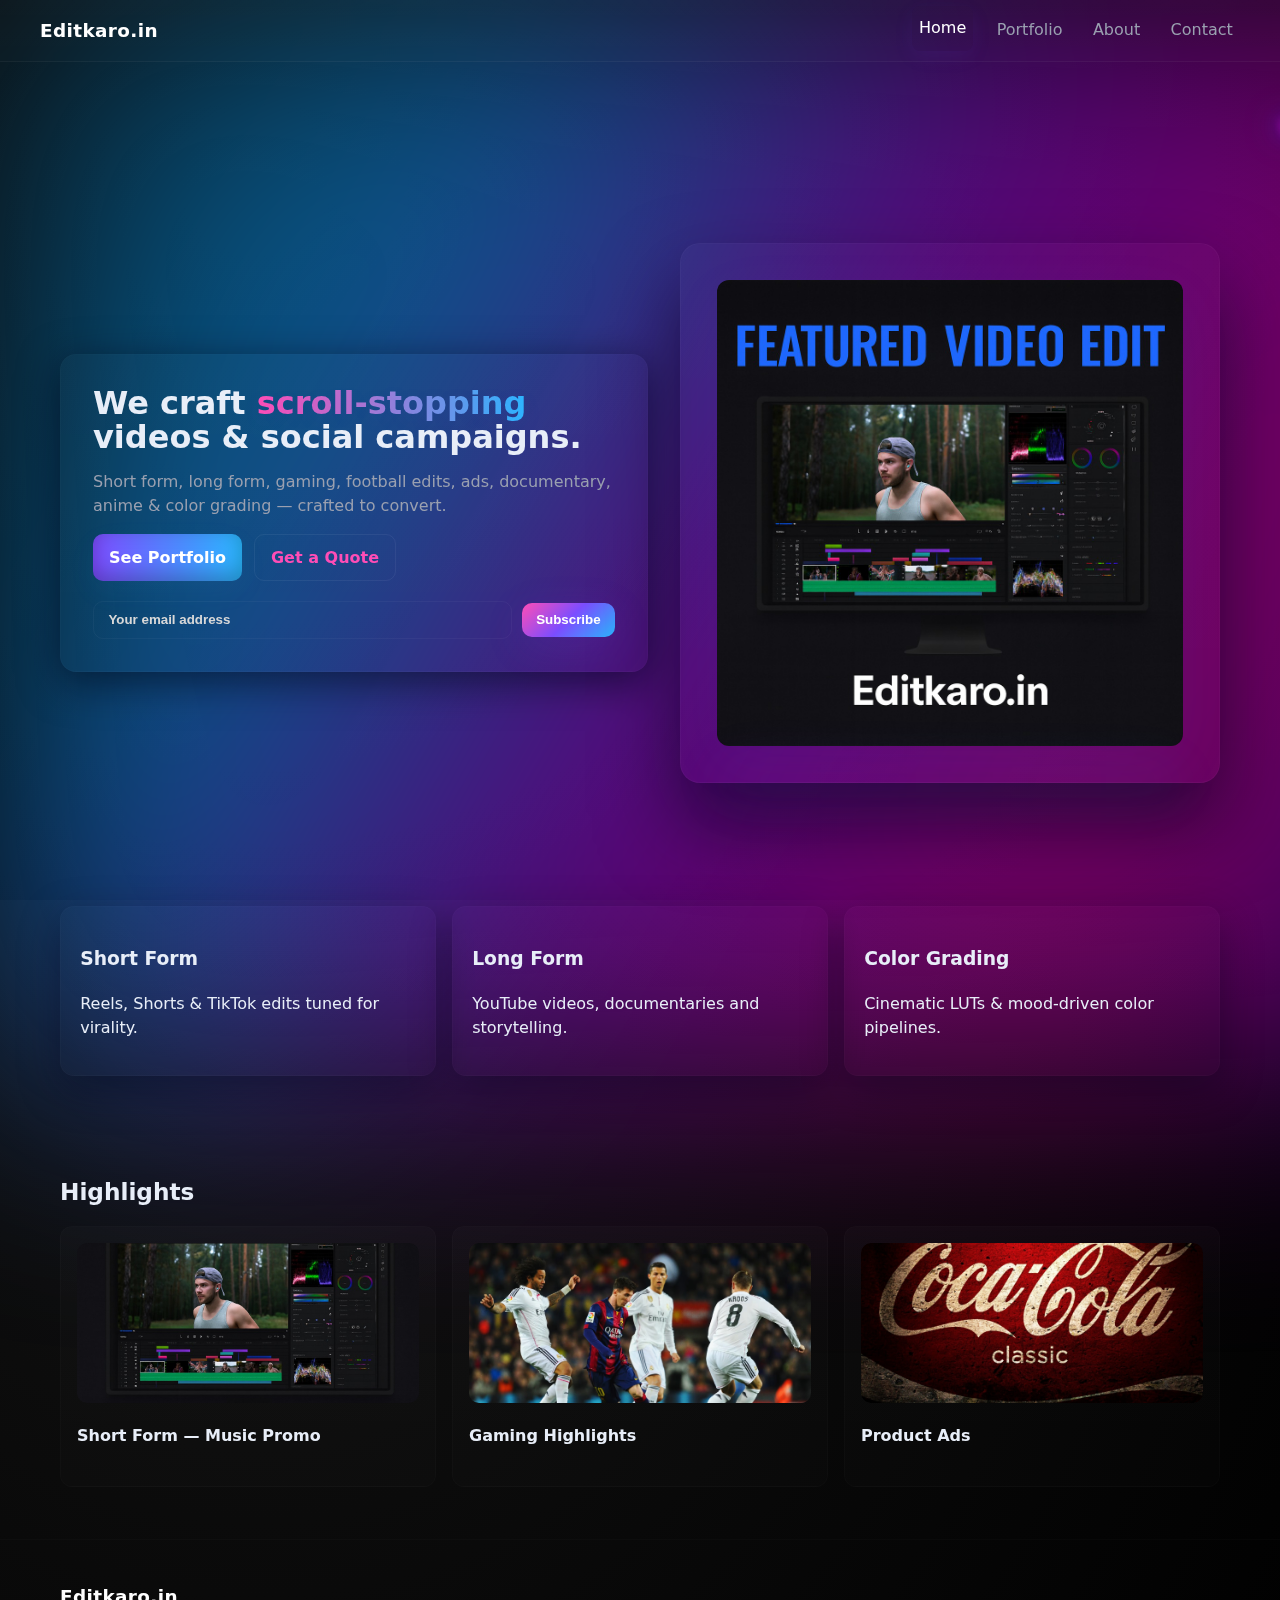
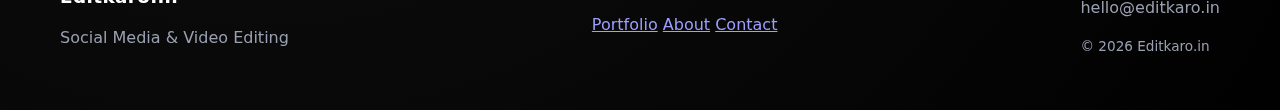
<file: index.html>
<!doctype html>
<html lang="en">
<head>
  <meta charset="utf-8" />
  <meta name="viewport" content="width=device-width,initial-scale=1" />
  <meta name="description" content="Editkaro.in - Social media marketing & video editing agency." />
  <title>Editkaro.in — Video Editing & Social Media Agency</title>
  <link rel="stylesheet" href="styles.css">
  <link rel="icon" href="https://placehold.co/32x32?text=E" />
</head>

<body>
  <header class="site-header">
    <div class="container header-inner">
      <a class="logo" href="index.html">Editkaro.in</a>
      <nav class="nav" id="nav">
        <a href="index.html" class="active">Home</a>
        <a href="portfolio.html">Portfolio</a>
        <a href="about.html">About</a>
        <a href="contact.html">Contact</a>
      </nav>
      <button id="menuBtn" class="menu-btn" aria-label="Menu">☰</button>
    </div>
  </header>
<div class="marquee">
  <p>Video Editing • Color Grading • Ads • Reels • Gaming Edits • Cinematic Cuts •</p>
</div>

  <main>
    <section class="hero">
      <div class="container hero-grid">
        <div class="hero-card">
          <h1>We craft <span class="accent-glow">scroll-stopping</span> videos & social campaigns.</h1>
          <p class="lead">Short form, long form, gaming, football edits, ads, documentary, anime & color grading — crafted to convert.</p>
          <div class="cta-row">
            <a class="btn btn-primary" href="portfolio.html">See Portfolio</a>
            <a class="btn btn-outline" href="contact.html">Get a Quote</a>
          </div>

          <div class="mail-card">
            <form id="emailForm" class="inline-form" onsubmit="submitEmailForm(event)">
              <input id="emailInput" type="email" placeholder="Your email address" required>
              <button class="btn btn-neon" type="submit">Subscribe</button>
            </form>
            <div id="emailMsg" class="form-msg" aria-live="polite"></div>
          </div>
        </div>

        <div class="hero-media">
          <!-- drop your image named img1.png in project folder -->
          <div class="screen-mock">
            <img src="img1.jpeg" alt="Featured Video Poster" class="poster">
            <div class="screen-shadow"></div>
          </div>
        </div>
      </div>
    </section>

    <section class="services container">
      <div class="service-card">
        <h3>Short Form</h3>
        <p>Reels, Shorts & TikTok edits tuned for virality.</p>
      </div>
      <div class="service-card">
        <h3>Long Form</h3>
        <p>YouTube videos, documentaries and storytelling.</p>
      </div>
      <div class="service-card">
        <h3>Color Grading</h3>
        <p>Cinematic LUTs & mood-driven color pipelines.</p>
      </div>
    </section>

    <section class="highlights container">
      <h2 class="section-title">Highlights</h2>
      <div class="highlight-grid">
        <article class="highlight">
          <div class="thumb"><img src="img1.jpeg" alt="Short Form"></div>
          <h4>Short Form — Music Promo</h4>
        </article>
        <article class="highlight">
          <div class="thumb"><img src="img5.jpeg" alt="Gaming"></div>
          <h4>Gaming Highlights</h4>
        </article>
        <article class="highlight">
          <div class="thumb"><img src="img6.jpeg" alt="eCommerce"></div>
          <h4>Product Ads</h4>
        </article>
      </div>
    </section>
  </main>

  <footer class="site-footer">
    <div class="container footer-grid">
      <div>
        <a class="logo" href="index.html">Editkaro.in</a>
        <p class="muted">Social Media & Video Editing</p>
      </div>

      <div class="footer-links">
        <a href="portfolio.html">Portfolio</a>
        <a href="about.html">About</a>
        <a href="contact.html">Contact</a>
      </div>

      <div>
        <p class="muted">hello@editkaro.in</p>
        <p class="muted small">© <span id="year"></span> Editkaro.in</p>
      </div>
    </div>
  </footer>

  <script src="scripts.js"></script>
  <script>document.getElementById('year').textContent = new Date().getFullYear()</script>
</body>
</html>
</file>
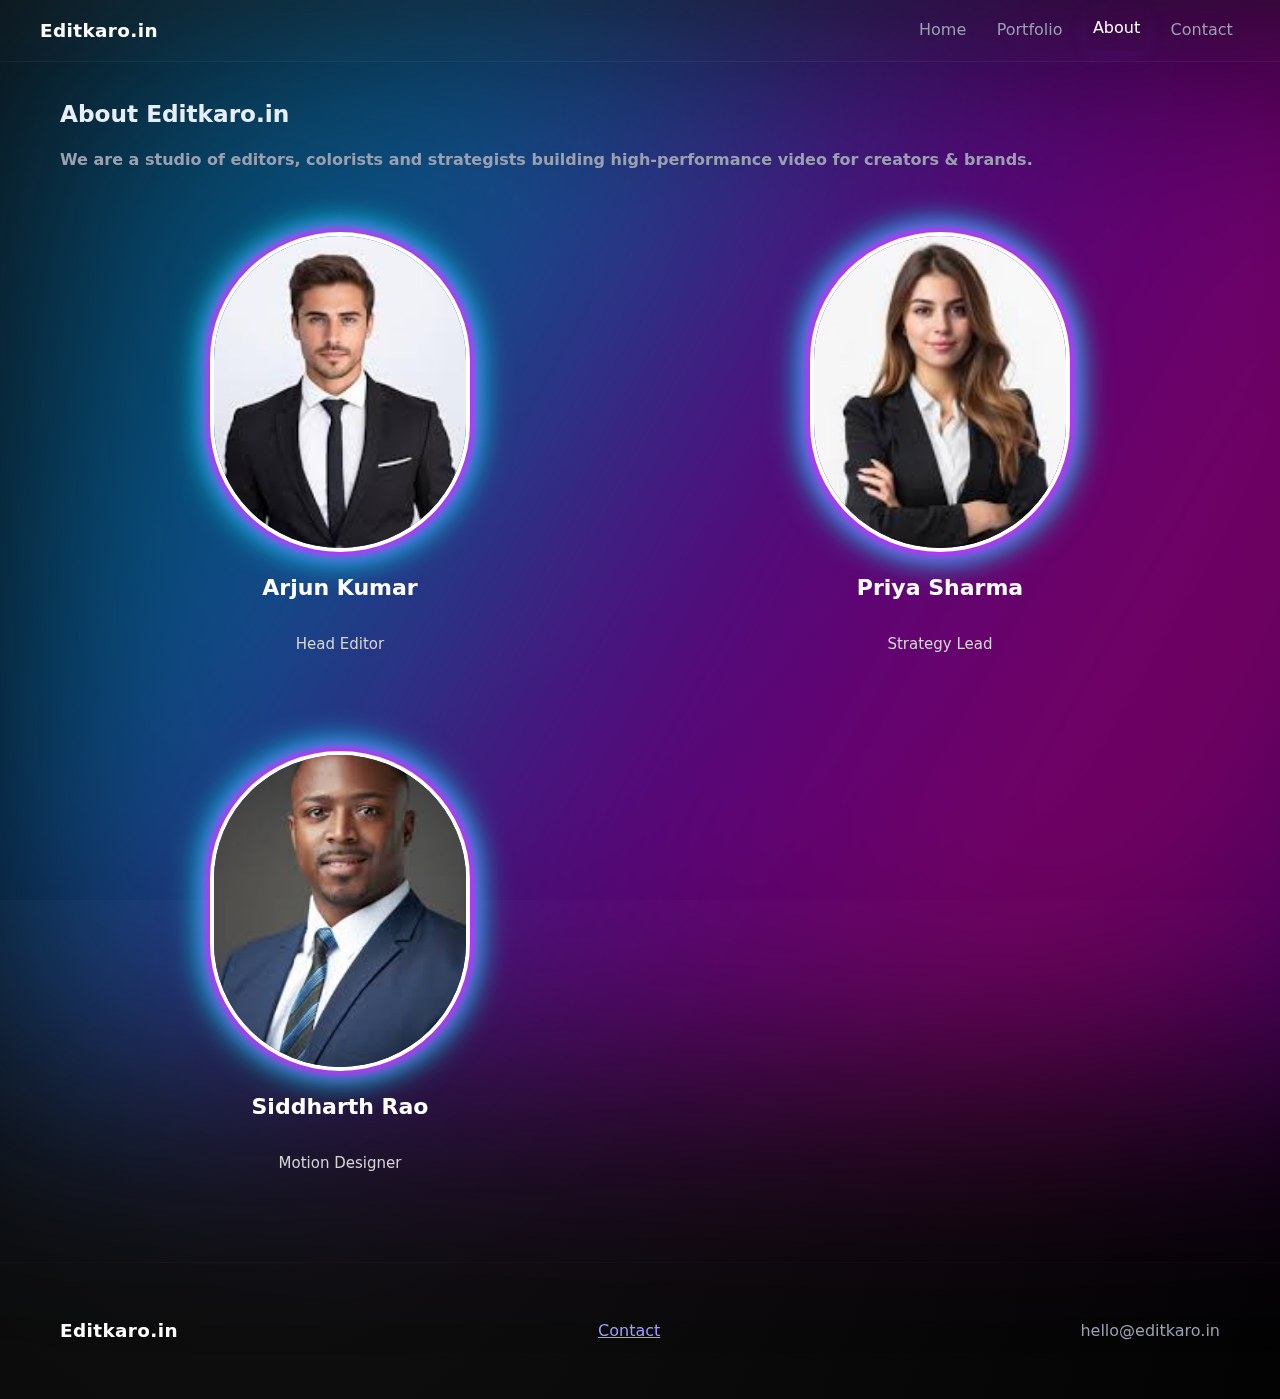
<file: about.html>
<!doctype html>
<html lang="en">
<head>
  <meta charset="utf-8"><meta name="viewport" content="width=device-width,initial-scale=1">
  <title>About — Editkaro.in</title>
  <link rel="stylesheet" href="styles.css">
</head>
<body>
  <header class="site-header">
    <div class="container header-inner">
      <a class="logo" href="index.html">Editkaro.in</a>
      <nav class="nav" id="nav">
        <a href="index.html">Home</a>
        <a href="portfolio.html">Portfolio</a>
        <a class="active" href="about.html">About</a>
        <a href="contact.html">Contact</a>
      </nav>
      <button id="menuBtn" class="menu-btn">☰</button>
    </div>
  </header>

  <main class="container">
    <h1 class="section-title">About Editkaro.in</h1>
    <p class="lead"><b>We are a studio of editors, colorists and strategists building high-performance video for creators & brands.</b></p>

    <section class="team-grid">

  <div class="team-card">
    <img src="img2.jpeg" alt="Arjun" onerror="this.src='https://placehold.co/300x300?text=A'">
    <h4>Arjun Kumar</h4>
    <p class="muted small">Head Editor</p>
  </div>

  <div class="team-card">
    <img src="img3.jpeg" alt="Priya" onerror="this.src='https://placehold.co/300x300?text=P'">
    <h4>Priya Sharma</h4>
    <p class="muted small">Strategy Lead</p>
  </div>

  <div class="team-card">
    <img src="img8.jpeg" alt="Siddharth" onerror="this.src='https://placehold.co/300x300?text=S'">
    <h4>Siddharth Rao</h4>
    <p class="muted small">Motion Designer</p>
  </div>

</section>


  </main>

  <footer class="site-footer">
    <div class="container footer-grid">
      <div><a class="logo" href="index.html">Editkaro.in</a></div>
      <div><a href="contact.html">Contact</a></div>
      <div><p class="muted">hello@editkaro.in</p></div>
    </div>
  </footer>

  <script src="scripts.js"></script>
</body>
</html>
</file>
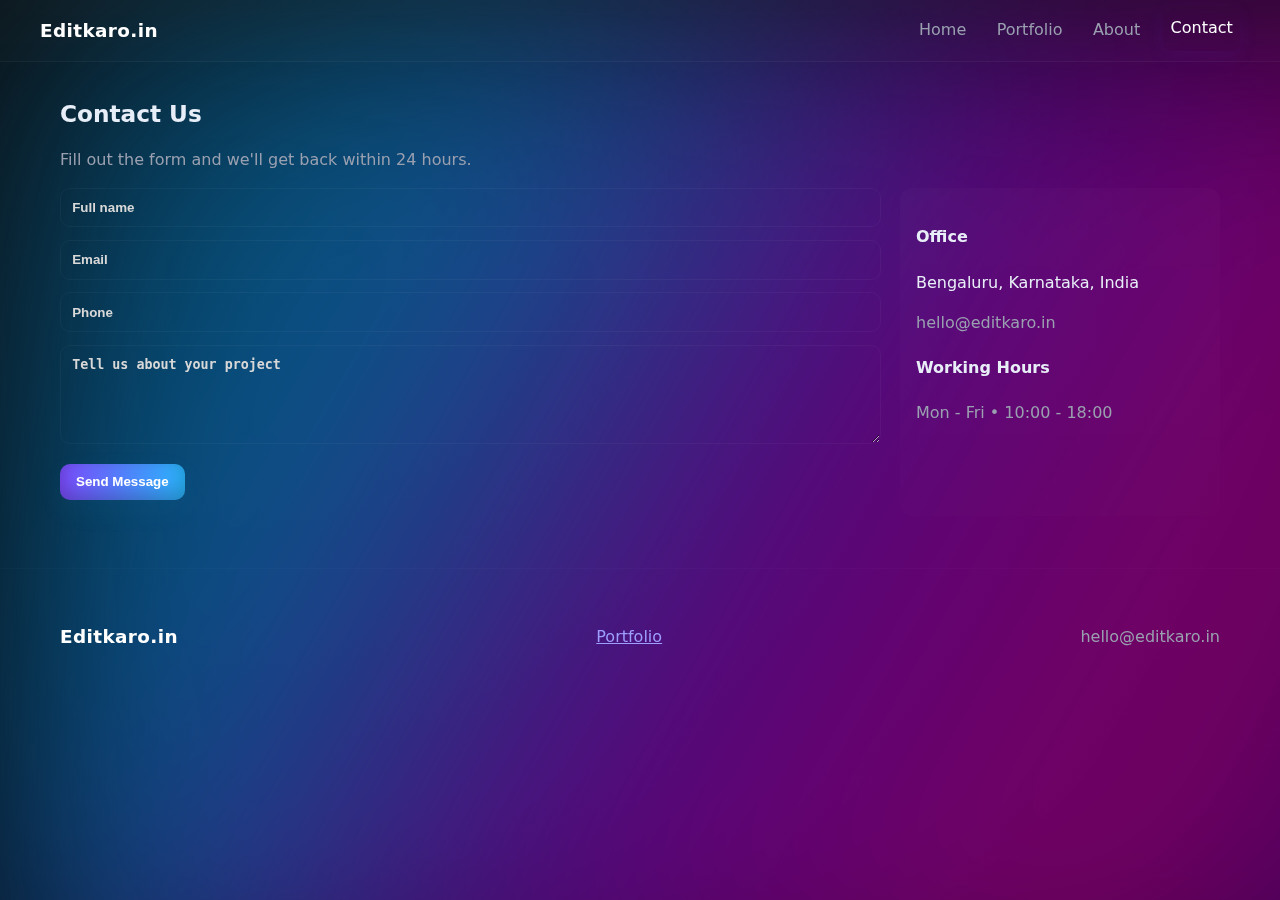
<file: contact.html>
<!doctype html>
<html lang="en">
<head>
  <meta charset="utf-8"><meta name="viewport" content="width=device-width,initial-scale=1">
  <title>Contact — Editkaro.in</title>
  <link rel="stylesheet" href="styles.css">
</head>
<body>
  <header class="site-header">
    <div class="container header-inner">
      <a class="logo" href="index.html">Editkaro.in</a>
      <nav class="nav" id="nav">
        <a href="index.html">Home</a>
        <a href="portfolio.html">Portfolio</a>
        <a href="about.html">About</a>
        <a class="active" href="contact.html">Contact</a>
      </nav>
      <button id="menuBtn" class="menu-btn">☰</button>
    </div>
  </header>

  <main class="container">
    <h1 class="section-title">Contact Us</h1>
    <p class="muted">Fill out the form and we'll get back within 24 hours.</p>

    <div class="contact-grid">

      <!-- ⭐ NEW WORKING FORM -->
      <form id="contactForm" class="contact-form" onsubmit="submitContactForm(event)">

  <label><input id="contactName" type="text" placeholder="Full name" required></label>

  <label><input id="contactEmail" type="email" placeholder="Email" required></label>

  <label><input id="contactPhone" type="tel" placeholder="Phone"></label>

  <label><textarea id="contactMessage" rows="5" placeholder="Tell us about your project" required></textarea></label>

  <button class="btn btn-primary" type="submit">Send Message</button>

  <p id="contactMsg" class="muted" style="margin-top:10px;"></p>

</form>

      <!-- END FORM -->

      <aside class="contact-info card">
        <h4>Office</h4>
        <p>Bengaluru, Karnataka, India</p>
        <p class="muted">hello@editkaro.in</p>

        <h4>Working Hours</h4>
        <p class="muted">Mon - Fri • 10:00 - 18:00</p>
      </aside>
    </div>
  </main>

  <footer class="site-footer">
    <div class="container footer-grid">
      <div><a class="logo" href="index.html">Editkaro.in</a></div>
      <div><a href="portfolio.html">Portfolio</a></div>
      <div><p class="muted">hello@editkaro.in</p></div>
    </div>
  </footer>

  <script>
function submitContactForm(e) {
  e.preventDefault();

  const url = "https://script.google.com/macros/s/AKfycbzyYmpsPJGIW7Gp0vJkOz3a9ROIeI4N-ED89cySAdnAv34WWP9PdpEkQVb3Zx81ru6RpQ/exec"; // <-- paste your Google Script URL

  const data = {
    name: document.getElementById("contactName").value,
    email: document.getElementById("contactEmail").value,
    phone: document.getElementById("contactPhone").value,
    message: document.getElementById("contactMessage").value
  };

  fetch(url, {
    method: "POST",
    mode: "no-cors",
    headers: {
      "Content-Type": "application/json"
    },
    body: JSON.stringify(data)
  })
  .then(() => {
    document.getElementById("contactMsg").innerText =
      "Your message has been sent successfully!";
    document.getElementById("contactForm").reset();
  })
  .catch(err => {
    console.log(err);
    document.getElementById("contactMsg").innerText =
      "Something went wrong. Try again!";
  });
}
</script>

<script src="scripts.js"></script>
</body>
</html>
</file>
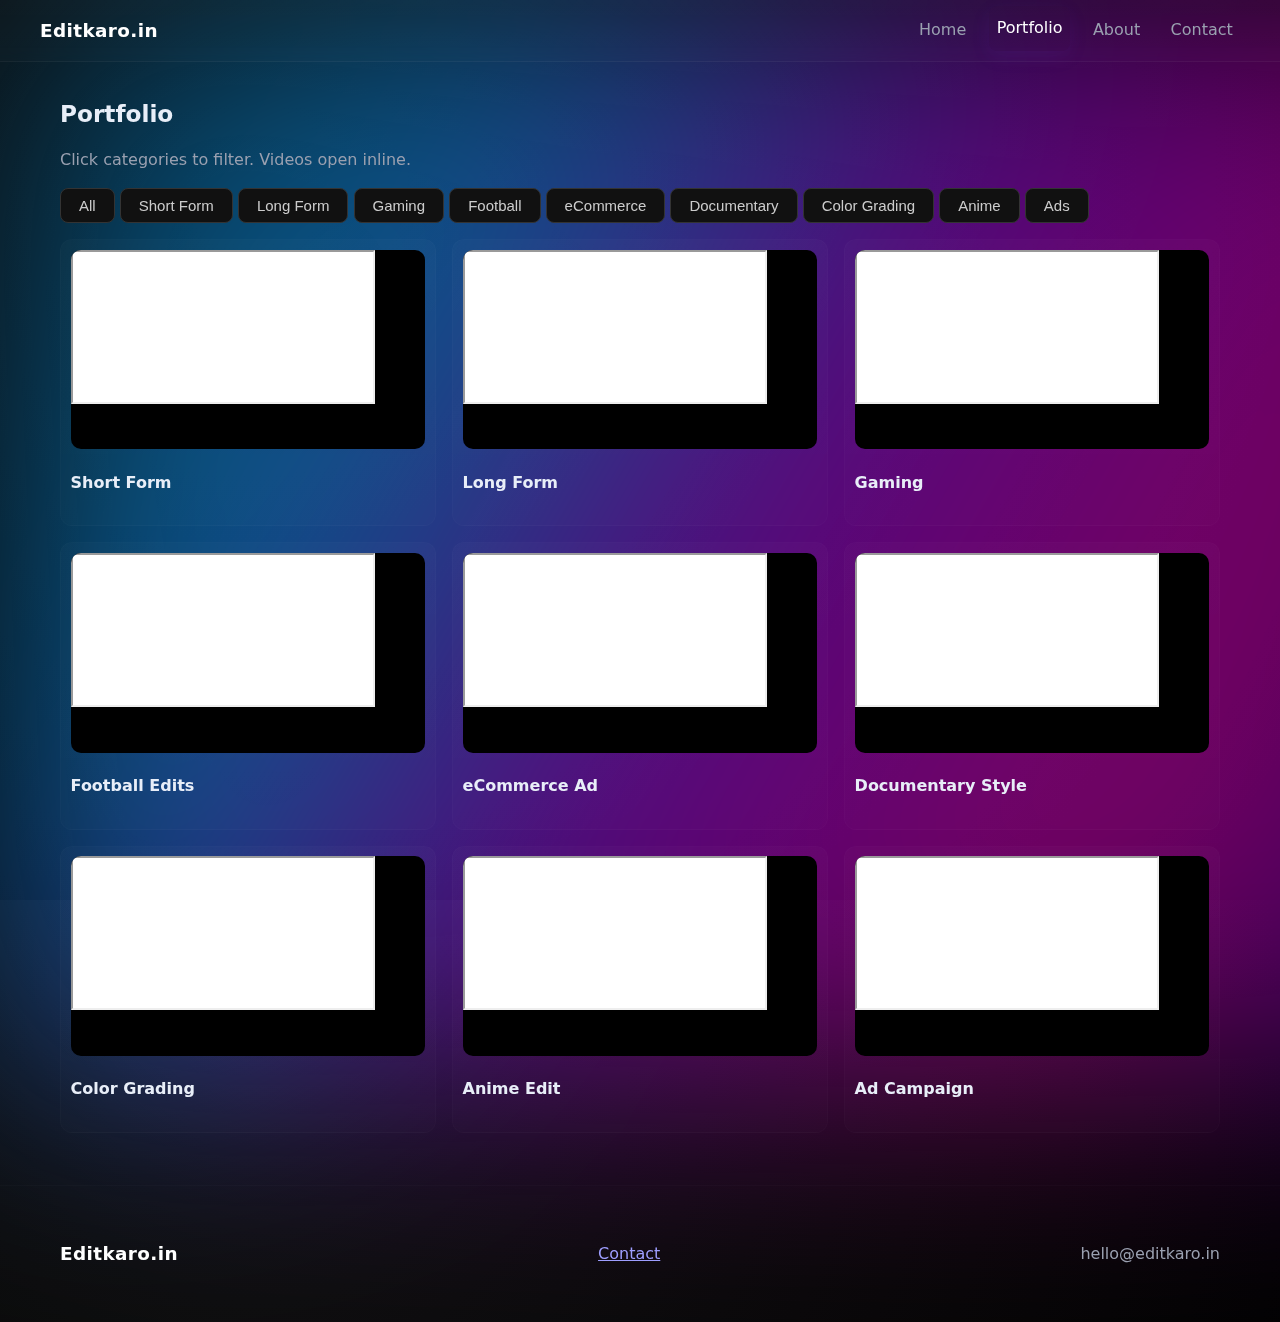
<file: portfolio.html>
<!doctype html>
<html lang="en">
<head>
  <meta charset="utf-8" />
  <meta name="viewport" content="width=device-width,initial-scale=1" />
  <title>Portfolio — Editkaro.in</title>
  <link rel="stylesheet" href="styles.css">
</head>
<body>
  <header class="site-header">
    <div class="container header-inner">
      <a class="logo" href="index.html">Editkaro.in</a>
      <nav class="nav" id="nav">
        <a href="index.html">Home</a>
        <a class="active" href="portfolio.html">Portfolio</a>
        <a href="about.html">About</a>
        <a href="contact.html">Contact</a>
      </nav>
      <button id="menuBtn" class="menu-btn" aria-label="Menu">☰</button>
    </div>
  </header>

  <main>
    <section class="container">
      <h1 class="section-title">Portfolio</h1>
      <p class="muted">Click categories to filter. Videos open inline.</p>

      <div class="filter-row">
        <button class="filter-btn active" data-cat="all" onclick="filterCategory('all', this)">All</button>
        <button class="filter-btn" data-cat="short" onclick="filterCategory('short', this)">Short Form</button>
        <button class="filter-btn" data-cat="long" onclick="filterCategory('long', this)">Long Form</button>
        <button class="filter-btn" data-cat="gaming" onclick="filterCategory('gaming', this)">Gaming</button>
        <button class="filter-btn" data-cat="football" onclick="filterCategory('football', this)">Football</button>
        <button class="filter-btn" data-cat="ecommerce" onclick="filterCategory('ecommerce', this)">eCommerce</button>
        <button class="filter-btn" data-cat="doc" onclick="filterCategory('doc', this)">Documentary</button>
        <button class="filter-btn" data-cat="color" onclick="filterCategory('color', this)">Color Grading</button>
        <button class="filter-btn" data-cat="anime" onclick="filterCategory('anime', this)">Anime</button>
        <button class="filter-btn" data-cat="ads" onclick="filterCategory('ads', this)">Ads</button>
      </div>

      <div id="portfolioGrid" class="portfolio-grid">
        <div class="portfolio-item" data-cat="short">
          <div class="video-wrap">
            <iframe src="https://www.youtube.com/embed/K6asM4qIZw0" title="Short" allowfullscreen loading="lazy"></iframe>
          </div>
          <h4>Short Form</h4>
        </div>

        <div class="portfolio-item" data-cat="long">
          <div class="video-wrap">
            <iframe src="https://www.youtube.com/embed/S_bP9kOQrqo" title="Long" allowfullscreen loading="lazy"></iframe>
          </div>
          <h4>Long Form</h4>
        </div>

        <div class="portfolio-item" data-cat="gaming">
          <div class="video-wrap">
            <iframe src="https://www.youtube.com/embed/UrwnBsUQLN0" title="Gaming" allowfullscreen loading="lazy"></iframe>
          </div>
          <h4>Gaming</h4>
        </div>

        <div class="portfolio-item" data-cat="football">
          <div class="video-wrap">
            <iframe src="https://www.youtube.com/embed/RVRA9qg_jy8" title="Football" allowfullscreen loading="lazy"></iframe>
          </div>
          <h4>Football Edits</h4>
        </div>

        <div class="portfolio-item" data-cat="ecommerce">
          <div class="video-wrap">
            <iframe src="https://www.youtube.com/embed/ESDFM7SDYNs" title="eCommerce" allowfullscreen loading="lazy"></iframe>
          </div>
          <h4>eCommerce Ad</h4>
        </div>

        <div class="portfolio-item" data-cat="doc">
          <div class="video-wrap">
            <iframe src="https://www.youtube.com/embed/hVYv9ktilQw" title="Documentary" allowfullscreen loading="lazy"></iframe>
          </div>
          <h4>Documentary Style</h4>
        </div>

        <div class="portfolio-item" data-cat="color">
  <div class="video-wrap">
    <iframe src="https://www.youtube.com/embed/u2IEDVXPcc8" 
            title="Color Grade" 
            allowfullscreen 
            loading="lazy">
    </iframe>
  </div>
  <h4>Color Grading</h4>
</div>


        <div class="portfolio-item" data-cat="anime">
          <div class="video-wrap">
            <iframe src="https://www.youtube.com/embed/xaLnyyLaQIM" title="Anime" allowfullscreen loading="lazy"></iframe>
          </div>
          <h4>Anime Edit</h4>
        </div>

        <div class="portfolio-item" data-cat="ads">
          <div class="video-wrap">
            <iframe src="https://www.youtube.com/embed/FMOH3J7di20" title="Ads" allowfullscreen loading="lazy"></iframe>
          </div>
          <h4>Ad Campaign</h4>
        </div>
      </div>
    </section>
  </main>

  <footer class="site-footer">
    <div class="container footer-grid">
      <div><a class="logo" href="index.html">Editkaro.in</a></div>
      <div><a href="contact.html">Contact</a></div>
      <div><p class="muted">hello@editkaro.in</p></div>
    </div>
  </footer>

  <script src="scripts.js"></script>
</body>
</html>
</file>
<file: styles.css>
:root{
  --bg:#0b0b11;
  --panel:#0f1220;
  --muted:#9aa0b0;
  --glass: rgba(255,255,255,0.03);
  --accent1: #ff4db6; /* pink */
  --accent2: #7c4dff; /* purple */
  --accent3: #2bb7ff; /* blue */
  --neon: linear-gradient(135deg,var(--accent1),var(--accent2),var(--accent3));
  --radius: 14px;
  --max-width:1200px;
  font-family: Inter, ui-sans-serif, system-ui, -apple-system, "Segoe UI", Roboto, "Helvetica Neue", Arial;
  color-scheme: dark;
}

*{box-sizing:border-box}
html,body{height:100%; margin:0}
body{
  background:
    radial-gradient(1200px 600px at 10% 10%, rgba(124,77,255,0.08), transparent 8%),
    radial-gradient(1000px 500px at 90% 90%, rgba(43,183,255,0.05), transparent 12%),
    var(--bg);
  color:#e8eef8;
  -webkit-font-smoothing:antialiased;
  -moz-osx-font-smoothing:grayscale;
  line-height:1.5;
}

.container{max-width:var(--max-width);margin:0 auto;padding:1.25rem}

.site-header{
  backdrop-filter: blur(6px);
  background: linear-gradient(180deg, rgba(255,255,255,0.02), rgba(255,255,255,0.01));
  border-bottom: 1px solid rgba(255,255,255,0.04);
  position: sticky; top:0; z-index:60;
}
.header-inner{display:flex;align-items:center;justify-content:space-between;gap:1rem;padding:0.5rem 0}
.logo{font-weight:800; color: white; letter-spacing:0.4px; text-decoration:none; font-size:1.15rem}
.nav{display:flex; gap:1rem}
.nav a{color:var(--muted); text-decoration:none; padding:0.65rem 0.45rem; border-radius:8px; transition:all .18s}
.nav a.active, .nav a:hover{color:white; box-shadow: 0 6px 20px rgba(124,77,255,0.08); transform:translateY(-2px)}

.menu-btn{display:none;background:none;border:0;color:var(--muted);font-size:1.2rem}

/* HERO */
.hero{padding:3.2rem 0}
.hero-grid{display:grid;grid-template-columns:1fr 540px;gap:2rem;align-items:center}
.hero-card{background:linear-gradient(180deg, rgba(255,255,255,0.02), rgba(255,255,255,0.01));padding:2rem;border-radius:16px; box-shadow: 0 10px 40px rgba(2,6,23,0.6); border:1px solid rgba(255,255,255,0.02)}
.hero-card h1{font-size:2rem; margin:0 0 0.6rem; line-height:1.05}
.lead{color:var(--muted); margin-bottom:1rem}
.accent-glow{
  background: linear-gradient(90deg,var(--accent1),var(--accent3));
  -webkit-background-clip:text; background-clip:text; color:transparent;
  text-shadow: 0 6px 22px rgba(124,77,255,0.08);
}

/* CTA */
.cta-row{display:flex; gap:0.75rem; margin:1rem 0}
.btn{display:inline-flex; align-items:center; gap:0.5rem; padding:0.65rem 1rem; border-radius:10px; font-weight:600; cursor:pointer; text-decoration:none; border:0}
.btn-primary{background:linear-gradient(90deg,var(--accent2),var(--accent3)); color:white; box-shadow: 0 10px 30px rgba(43,183,255,0.06), inset 0 -6px 20px rgba(0,0,0,0.25)}
.btn-outline{background:transparent; color:var(--accent1); border: 1px solid rgba(255,255,255,0.06); box-shadow: none}

/* MAIL */
.mail-card{margin-top:1.25rem}
.inline-form{display:flex; gap:0.6rem; align-items:center}
.inline-form input{flex:1;padding:0.65rem 0.9rem;border-radius:10px;border:1px solid rgba(255,255,255,0.04);background:transparent;color:inherit;outline:none}
.btn-neon{background:var(--neon); color:#fff; padding:0.6rem 0.9rem; border-radius:10px; box-shadow: 0 10px 40px rgba(124,77,255,0.14)}

/* HERO MEDIA - mockup */
.hero-media{display:flex; justify-content:center; align-items:center}
.screen-mock{position:relative;width:100%;max-width:540px;border-radius:20px;padding:36px;background:linear-gradient(180deg, rgba(255,255,255,0.02), rgba(255,255,255,0.01));box-shadow: 0 40px 80px rgba(2,6,23,0.6); border:1px solid rgba(255,255,255,0.03)}
.poster{width:100%;height:auto;border-radius:12px;display:block;box-shadow: 0 18px 60px rgba(11,132,255,0.06);transform: translateZ(0)}
.screen-shadow{position:absolute;left:6%;right:6%;bottom:-18px;height:36px;background:linear-gradient(90deg, rgba(124,77,255,0.12), rgba(43,183,255,0.08));filter: blur(28px);border-radius:999px;opacity:0.9;}

/* SERVICES */
.services{display:flex; gap:1rem;margin-top:2rem}
.service-card{flex:1;padding:1.2rem;border-radius:14px;background:linear-gradient(180deg, rgba(255,255,255,0.01), rgba(255,255,255,0.006));border:1px solid rgba(255,255,255,0.02);box-shadow: 0 14px 40px rgba(2,6,23,0.4)}

/* HIGHLIGHTS */
.highlights{margin-top:2.5rem}
.section-title{font-size:1.45rem;margin-bottom:1rem}
.highlight-grid{display:grid;grid-template-columns:repeat(3,1fr);gap:1rem}
.highlight{background:linear-gradient(180deg, rgba(255,255,255,0.02), rgba(255,255,255,0.01));padding:1rem;border-radius:12px;border:1px solid rgba(255,255,255,0.02);transition:transform .18s, box-shadow .18s}
.highlight:hover{transform:translateY(-8px); box-shadow:0 28px 60px rgba(124,77,255,0.08)}
.thumb{border-radius:10px;overflow:hidden;background:linear-gradient(90deg, rgba(255,255,255,0.02), rgba(255,255,255,0.01))}
.thumb img{width:100%;height:160px;object-fit:cover;display:block}

/* PORTFOLIO */
.portfolio-grid{display:grid;grid-template-columns:repeat(3,1fr);gap:1rem;margin-top:1rem}
.portfolio-item{background:linear-gradient(180deg, rgba(255,255,255,0.02), rgba(255,255,255,0.01));border-radius:12px;padding:.6rem;border:1px solid rgba(255,255,255,0.02)}
.video-wrap{aspect-ratio:16/9;overflow:hidden;border-radius:10px;background:#000}

/* CONTACT */
.contact-grid{display:grid;grid-template-columns:1fr 320px;gap:1.2rem;margin-top:1rem}
.contact-form input, .contact-form textarea{width:100%;padding:0.7rem;border-radius:10px;border:1px solid rgba(255,255,255,0.04);background:transparent;color:inherit;margin-bottom:0.8rem;outline:none}
.card{background:linear-gradient(180deg, rgba(255,255,255,0.02), rgba(255,255,255,0.01));padding:1rem;border-radius:12px;}

/* FOOTER */
.site-footer{margin-top:2rem;padding:1.25rem 0;border-top:1px solid rgba(255,255,255,0.02)}
.footer-grid{display:flex;justify-content:space-between;align-items:center;gap:1rem}
.muted{color:var(--muted)}
.small{font-size:0.85rem}

/* RESPONSIVE */
@media (max-width:1000px){
  .hero-grid{grid-template-columns:1fr 420px}
  .portfolio-grid{grid-template-columns:repeat(2,1fr)}
  .highlight-grid{grid-template-columns:repeat(2,1fr)}
  .contact-grid{grid-template-columns:1fr}
}
@media (max-width:720px){
  .nav{display:none}
  .menu-btn{display:block}
  .hero-grid{grid-template-columns:1fr}
  .screen-mock{max-width:100%}
  .portfolio-grid{grid-template-columns:1fr}
  .highlight-grid{grid-template-columns:1fr}
  .services{flex-direction:column}
}
/* ===== 3D MOVING GRADIENT BACKGROUND ===== */
body {
  background: radial-gradient(circle at 20% 20%, #111, #000);
  overflow-x: hidden;
  position: relative;
}

body::before {
  content: "";
  position: fixed;
  top: 0; left: 0;
  width: 120%;
  height: 120%;
  background: linear-gradient(120deg,
    #013147aa,
    #009dff88,
    #b300ff77,
    #ff00c877,
    #4800ff66
  );
  filter: blur(120px);
  animation: glowMove 12s infinite linear;
  z-index: -1;
}

@keyframes glowMove {
  0%   { transform: translate(-10%, -10%) scale(1); }
  50%  { transform: translate(10%, 10%) scale(1.2); }
  100% { transform: translate(-10%, -10%) scale(1); }
}
/* ===== GLOW ON HEADINGS ===== */
h1, h2, h3, h4 {
  transition: 0.3s ease;
}

h1:hover, h2:hover, h3:hover, h4:hover {
  text-shadow:
    0 0 10px #b400ff,
    0 0 20px #ff00ea,
    0 0 30px #007bff,
    0 0 40px #00c8ff;
  transform: translateY(-2px);
}
/* ===== PORTFOLIO FILTER BUTTONS ===== */
.filter-btn {
  background: #111;
  border: 1px solid #333;
  padding: 8px 18px;
  border-radius: 8px;
  font-size: 15px;
  transition: 0.25s ease;
  color: #ccc;
}

.filter-btn:hover {
  border-color: #6b00ff;
  box-shadow:
    0 0 10px #a200ff,
    0 0 20px #00a2ff inset;
  color: white;
}

.filter-btn.active {
  background: linear-gradient(135deg, #ff00e6, #007dff);
  box-shadow: 0 0 20px #6b00ff;
  color: #fff;
  border: none;
}
/* ===== ABOUT PAGE LAYOUT FIX ===== */
.about-wrapper {
  display: grid;
  grid-template-columns: 1fr 1fr;
  gap: 50px;
  align-items: start;
}

.about-side-glow {
  height: 350px;
  border-radius: 20px;
  background: rgba(255, 255, 255, 0.05);
  backdrop-filter: blur(10px);
  box-shadow:
    0 0 30px #6b00ffa5,
    inset 0 0 20px #006aff88;
  padding: 25px;
}
section {
  position: relative;
}

section:hover::after {
  content: "";
  position: absolute;
  inset: 0;
  background: linear-gradient(120deg, #ff00f730, #006aff30);
  filter: blur(60px);
  z-index: -1;
  transition: 0.4s;
}
/* ===== ALWAYS GLOWING MARQUEE ===== */
.marquee {
  width: 100%;
  overflow: hidden;
  white-space: nowrap;
  margin-top: 20px;
  padding: 10px 0;
}

.marquee p {
  display: inline-block;
  padding-left: 100%;
  animation: marqueeMove 18s linear infinite, marqueeGlow 2.5s ease-in-out infinite;
  font-size: 20px;
  letter-spacing: 1.5px;
  color: #ffffff;
  text-shadow:
    0 0 10px #ff00e6,
    0 0 20px #8000ff,
    0 0 30px #00b7ff,
    0 0 40px #ff00e6;
}

/* Scroll animation */
@keyframes marqueeMove {
  0% { transform: translateX(0); }
  100% { transform: translateX(-100%); }
}

/* Glow pulsing animation */
@keyframes marqueeGlow {
  0% {
    text-shadow:
      0 0 6px #ff00e6,
      0 0 12px #8000ff,
      0 0 20px #00b7ff,
      0 0 25px #ff00e6;
  }
  50% {
    text-shadow:
      0 0 15px #ff4df0,
      0 0 30px #a64dff,
      0 0 45px #37c6ff,
      0 0 55px #ff00e6;
  }
  100% {
    text-shadow:
      0 0 6px #ff00e6,
      0 0 12px #8000ff,
      0 0 20px #00b7ff,
      0 0 25px #ff00e6;
  }
}
/* Neon Glow Animation */
@keyframes neonGlow {
  0% { text-shadow: 0 0 5px #ff00ff, 0 0 10px #ff00ff, 0 0 20px #ff00ff; }
  50% { text-shadow: 0 0 10px #00ffff, 0 0 20px #00ffff, 0 0 30px #00ffff; }
  100% { text-shadow: 0 0 5px #ff00ff, 0 0 10px #ff00ff, 0 0 20px #ff00ff; }
}

/* Header Glow */
header {
  animation: neonGlow 2s infinite alternate;
}

/* Footer Glow */
footer {
  animation: neonGlow 2s infinite alternate;
}

/* Marquee Glow */
marquee {
  color: white;
  animation: neonGlow 2s infinite alternate;
  font-weight: bold;
  font-size: 20px;
}
.contact-title {
  font-weight: 700;
}
.contact-subtitle {
  font-weight: 600;
}
input::placeholder,
textarea::placeholder {
  font-weight: 600;
  color: #d8d8d8;
}
/* Team Grid: 2 per row */
.team-grid {
  display: grid;
  grid-template-columns: repeat(2, 1fr);
  gap: 40px;
  margin-top: 40px;
}

/* Team Card */
.team-card {
  text-align: left;
}

/* Images Styling */
.team-card img {
  width: 100%;
  border-radius: 12px;
  border: 3px solid rgba(255, 255, 255, 0.4);
  box-shadow: 0 0 18px rgba(255, 255, 255, 0.25);
  transition: 0.3s ease;
}

/* On hover glow */
.team-card img:hover {
  box-shadow: 0 0 25px rgba(255, 255, 255, 0.45);
  transform: scale(1.02);
}

/* Name */
.team-card h4 {
  margin-top: 12px;
  font-size: 22px;
  color: #fff;
  font-weight: 700;
}

/* Role */
.team-card p.small {
  margin-top: 4px;
  color: #d5d5d5;
  font-size: 15px;
}

/* Responsive Fix (Mobile: 1 photo per row) */
@media(max-width: 768px) {
  .team-grid {
    grid-template-columns: 1fr;
  }
}
.team-card img {
  width: 260px;             /* same size for all photos */
  height: 320px;            /* same height */
  object-fit: cover;        /* crops perfectly */
  
  border-radius: 50% / 40%; /* OVAL SHAPE */

  border: 4px solid #fff;   /* base border */

  /* GLOWING BORDER EFFECT */
  box-shadow: 
     0 0 10px #ff00ff,
     0 0 20px #ff00ff,
     0 0 30px #00eaff,
     0 0 40px #00eaff;

  animation: glow 2s infinite alternate;
}

/* Glow animation */
@keyframes glow {
  0% {
    box-shadow:
      0 0 10px #ff00ff,
      0 0 20px #ff00ff,
      0 0 30px #00eaff,
      0 0 40px #00eaff;
  }
  100% {
    box-shadow:
      0 0 20px #ff00ff,
      0 0 35px #ff00ff,
      0 0 50px #00eaff,
      0 0 60px #00eaff;
  }
}

/* Keep cards centered & clean */
.team-card {
  text-align: center;
  padding: 20px;
}
</file>
